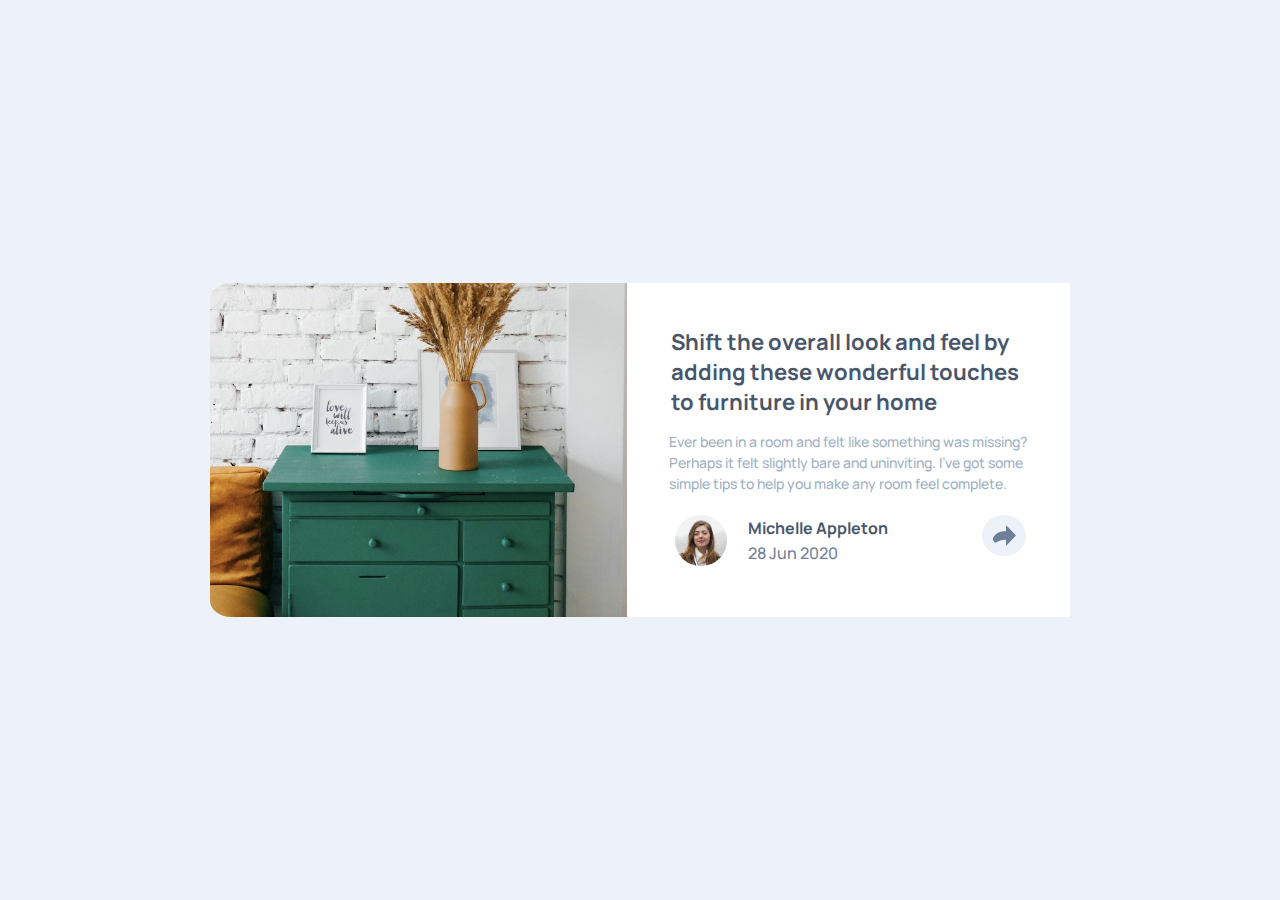
<file: article-preview-component/index.html>
<!DOCTYPE html>
<html lang="en">

<head>
  <meta charset="UTF-8">
  <meta name="viewport" content="width=device-width, initial-scale=1.0"> <!-- displays site properly based on user's device -->

  <link rel="icon" type="image/png" sizes="32x32" href="./images/favicon-32x32.png">
  <link rel="stylesheet" href="style.css">
  <title>Frontend Mentor | Article preview component</title>
  <style>
    @import url('https://fonts.googleapis.com/css2?family=Manrope:wght@200..800&display=swap');
  </style>

</head>

<body>

  <div class="container">
    <div class="pic">
      <div class="img">
        <img src="images/drawers.jpg" alt="">
      </div>
    </div>
    <div class="main">

      <h1>
        Shift the overall look and feel by adding these wonderful
        touches to furniture in your home
      </h1>
      <p>
        Ever been in a room and felt like something was missing? Perhaps
        it felt slightly bare and uninviting. I’ve got some simple tips
        to help you make any room feel complete.
      </p>
      <div class="author">
        <div class="item">
          <div class="pic">
            <img src="images/avatar-michelle.jpg" alt="">
          </div>
          <div class="txt">
            <p>Michelle Appleton</p>
            <span>28 Jun 2020</span>
          </div>
          <div class="pic share">
            <img src="images/icon-share.svg" alt="">
          </div>
        </div>
        <div class="icons">

          <div class="icon">
            <div class="txt">SHARE</div>
            <img src="images/icon-facebook.svg" alt="">
            <img src="images/icon-pinterest.svg" alt="">
            <img src="images/icon-twitter.svg" alt="">
          </div>
          <div class="btn"><img src="images/icon-share.svg" alt=""></div>
        </div>
      </div>
      <script>
        let author = document.querySelector(".item");
        let icons = document.querySelector(".icons");
        let share = document.querySelector(".share");
      

        if (window.innerWidth < 992) {
          icons.style.display = "none";
          author.addEventListener("click", toggleAuthorIcons);
          icons.addEventListener("click", toggleAuthorIcons);
          console.log("mobile");
          
        }
        if (window.innerWidth > 993) {
          author.addEventListener("click", toggleAuthorIcons_desktop);
          icons.style.display = "none";
          console.log("desktop");
          
        }

        function toggleAuthorIcons() {
          if (icons.style.display == "none") {
            icons.style.display = "flex";
            author.style.display = "none";
          } else {
            icons.style.display = "none";
            author.style.display = "flex";
          }
        }
        function toggleAuthorIcons_desktop() {

          if (icons.style.display == "none") {
            icons.style.display = "flex";
          } else {
            icons.style.display = "none";
          }

        }
      </script>

    </div>
  </div>


</body>

</html>
</file>
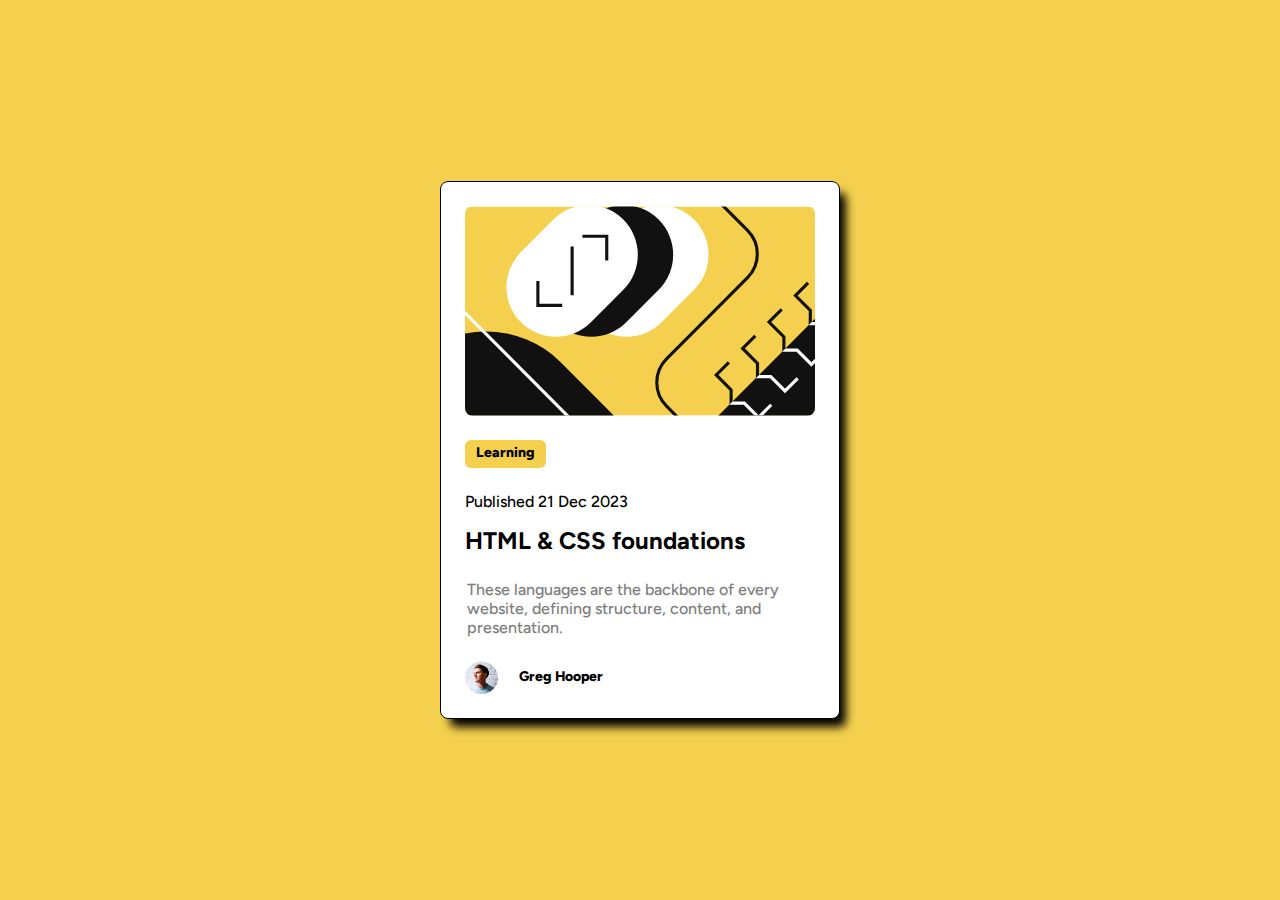
<file: blog-preview-card/index.html>
<!DOCTYPE html>
<html lang="en">

<head>
  <meta charset="UTF-8">
  <meta name="viewport" content="width=device-width, initial-scale=1.0"> <!-- displays site properly based on user's device -->

  <link rel="icon" type="image/png" sizes="32x32" href="./assets/images/favicon-32x32.png">
  <link rel="stylesheet" href="style.css">
  <title>Frontend Mentor | Blog preview card</title>

  <!-- Feel free to remove these styles or customise in your own stylesheet 👍 -->
  <style>
    @import url('https://fonts.googleapis.com/css2?family=Figtree:ital,wght@0,300..900;1,300..900&display=swap');
  </style>
</head>

<body>
  <div class="container">
    <img src="./assets/images/illustration-article.svg" alt="">
    <span class="Learning">Learning</span>
    <span class="Published">Published 21 Dec 2023</span>
    <h1>HTML & CSS foundations</h1>
    <p>
      These languages are the backbone of every website, defining structure, content, and presentation.
    </p>

    <div class="author">
      <div class="pic">
        <img src="./assets/images/image-avatar.webp" alt="">
      </div>
      <div class="txt">
        <span>Greg Hooper</span>
      </div>
    </div>
    <div class="attribution">
      Challenge by <a href="https://www.frontendmentor.io?ref=challenge" target="_blank">Frontend Mentor</a>.
      Coded by <a href="#">Your Name Here</a>.
    </div>
  </div>


</body>

</html>
</file>
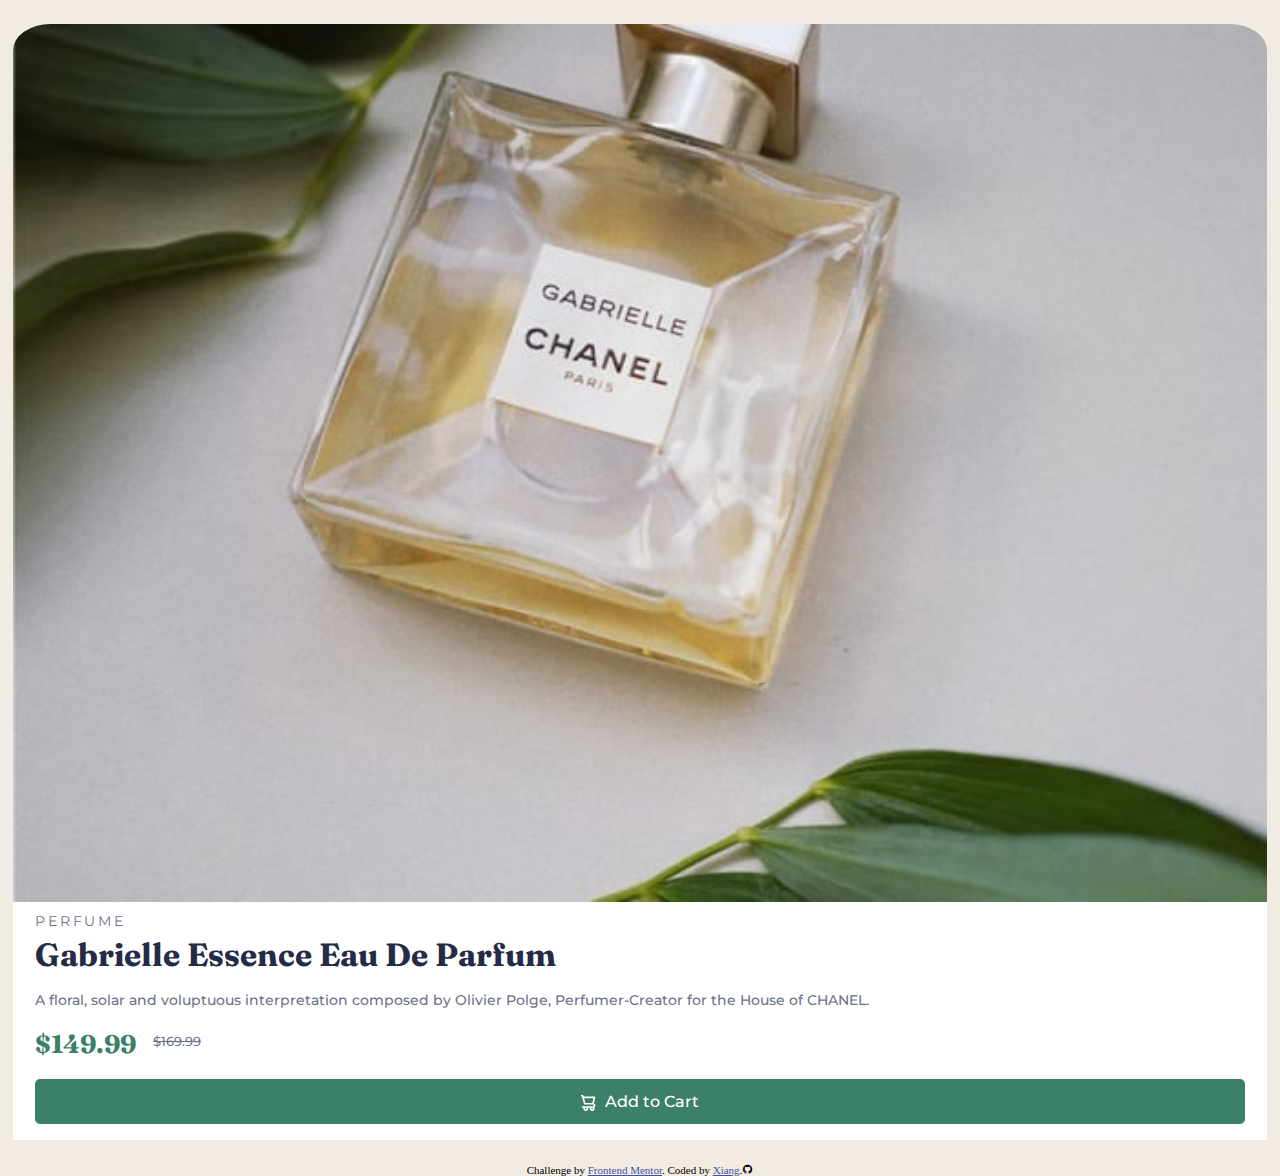
<file: product-preview-card/index.html>
<!DOCTYPE html>
<html lang="en">

<head>
  <meta charset="UTF-8">
  <meta name="viewport" content="width=device-width, initial-scale=1.0">
  <!-- displays site properly based on user's device -->
  <!-- Author Xiang -->
  <link rel="icon" type="image/png" sizes="32x32" href="./images/favicon-32x32.png">
  <link rel="stylesheet" href="css/style.css">
  <title>Frontend Mentor | Product preview card component</title>
  <link href='https://unpkg.com/boxicons@2.1.4/css/boxicons.min.css' rel='stylesheet'>
  <style>
    @import url('https://fonts.googleapis.com/css2?family=Montserrat:ital,wght@0,100..900;1,100..900&display=swap');
    @import url('https://fonts.googleapis.com/css2?family=Fraunces:ital,opsz,wght@0,9..144,100..900;1,9..144,100..900&display=swap');
  </style>

</head>

<body>

  <div class="container">

    <section>
      <div class="item-pic">
        <picture>
          <source srcset="images/image-product-desktop.jpg" media="(min-width: 1440px)">
          <img src="images/image-product-mobile.jpg" alt="Perfume">
        </picture>
      </div>
      <div class="item">
        <div class="item-txt">
          <span class="Perfume">PERFUME</span>
          <h2>Gabrielle Essence Eau De Parfum</h2>
          <p>
            A floral, solar and voluptuous interpretation composed by Olivier Polge,
            Perfumer-Creator for the House of CHANEL.
          </p>
        </div>
        <div class="price-item">
          <span class="after-discount">$149.99</span>
          <span class="before-discount">$169.99</span>
        </div>
        <a href="#" class="cart"><svg width="15" height="16" xmlns="http://www.w3.org/2000/svg"><path d="M14.383 10.388a2.397 2.397 0 0 0-1.518-2.222l1.494-5.593a.8.8 0 0 0-.144-.695.8.8 0 0 0-.631-.28H2.637L2.373.591A.8.8 0 0 0 1.598 0H0v1.598h.983l1.982 7.4a.8.8 0 0 0 .799.59h8.222a.8.8 0 0 1 0 1.599H1.598a.8.8 0 1 0 0 1.598h.943a2.397 2.397 0 1 0 4.507 0h1.885a2.397 2.397 0 1 0 4.331-.376 2.397 2.397 0 0 0 1.12-2.021ZM11.26 7.99H4.395L3.068 3.196h9.477L11.26 7.991Zm-6.465 6.392a.8.8 0 1 1 0-1.598.8.8 0 0 1 0 1.598Zm6.393 0a.8.8 0 1 1 0-1.598.8.8 0 0 1 0 1.598Z" fill="#FFF"/></svg>Add to Cart</a>
      </div>
    </section>
  </div>

  <div class="attribution">
    Challenge by <a href="https://www.frontendmentor.io?ref=challenge" target="_blank">Frontend Mentor</a>.
    Coded by <a href="https://github.com/Xiang511">Xiang</a>.<i class='bx bxl-github'></i>
  </div>
</body>

</html>
</file>
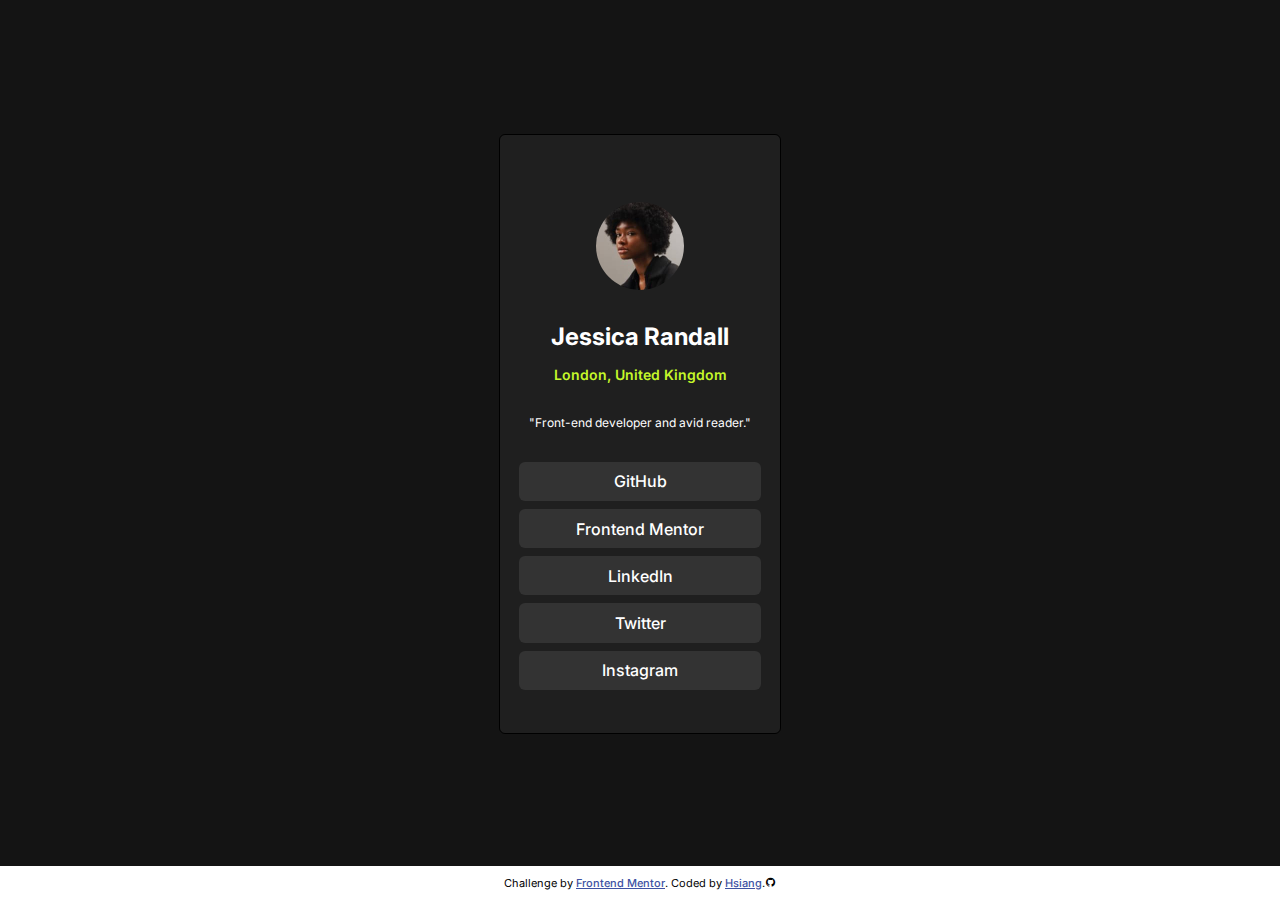
<file: social-links-profile/index.html>
<!DOCTYPE html>
<html lang="en">
<head>
  <meta charset="UTF-8">
  <meta name="viewport" content="width=device-width, initial-scale=1.0"> <!-- displays site properly based on user's device -->

  <link rel="icon" type="image/png" sizes="32x32" href="./assets/images/favicon-32x32.png">
  <link rel="stylesheet" href="css/style.css">
  <link href='https://unpkg.com/boxicons@2.1.4/css/boxicons.min.css' rel='stylesheet'>
  <title>Frontend Mentor | Social links profile</title>
  <style>
    @import url('https://fonts.googleapis.com/css2?family=Inter:ital,opsz,wght@0,14..32,100..900;1,14..32,100..900&display=swap');
    </style>
</head>
<body>
<div class="container">
    <div class="pic">
      <img src="assets/images/avatar-jessica.jpeg" alt="">
    </div>
    <h2>Jessica Randall</h2>
    <p>London, United Kingdom</p>
    <span>"Front-end developer and avid reader."</span>
  
    <div class="link">
      <a href="#">GitHub</a>
      <a href="#">Frontend Mentor</a>
      <a href="#">LinkedIn</a>
      <a href="#">Twitter</a>
      <a href="#">Instagram</a>
    </div>
</div>
  
  <div class="attribution">
    Challenge by <a href="https://www.frontendmentor.io?ref=challenge" target="_blank">Frontend Mentor</a>. 
    Coded by <a href="https://github.com/Xiang511">Hsiang</a>.<i class='bx bxl-github'></i>
  </div>
</body>
</html>
</file>
<file: article-preview-component/style.css>
.attribution {
    font-size: 11px;
    text-align: center;
}

.attribution a {
    color: hsl(228, 45%, 44%);
}

* {
    margin: 0;
    padding: 0;
    box-sizing: border-box;
    font-family: 'Manrope';
}

body {
    height: 100vh;
    display: flex;
    justify-content: center;
    align-items: center;
    background-color: hsl(210, 46%, 95%);
}

img {
    width: 100%;
    vertical-align: middle;
}

.container {
    padding: 20px;
    /* height: 500px; */


}

.main {
    background-color: #fff;
    margin-top: -10px;

}

.container img {
    width: 100%;
    border-top-left-radius: 5%;
    border-top-right-radius: 5%;

}

.main h1 {
    font-weight: 700;
    font-size: 18px;
    color: hsl(217, 19%, 35%);
    padding: 1em 1.5em 0 1.4em;
}

.main>p {
    font-weight: 500;
    font-size: 14px;
    color: hsl(212, 23%, 69%);
    padding: 1em 2.2em 1.5em 2em;
    text-align: left;
    line-height: 1.5em;

}



.author {
    display: flex;
    justify-content: space-around;
    align-items: center;
    background-color: #fff;
    width: 100%;
    margin: auto;
    padding-bottom: 1em;
    padding-right: 2em;
    padding-left: 2em;
}

.author .item {
    display: flex;
    justify-content: flex-start;
}

.author .item .pic {
    width: 25%;
    margin-left: auto;
}

.author .item .txt {
    width: 70%;
    display: flex;
    flex-direction: column;
    align-items: start;
    justify-content: space-between;
}

.author img {
    width: 70%;
    border-radius: 50%;
}

.author .txt p {
    color: hsl(217, 19%, 35%);
    font-weight: 700;
    display: inline-block;
}

.author .txt span {
    color: hsl(214, 17%, 51%);
    font-size: 16px;
    font-weight: 500;
}

.share {
    text-align: right;
}

.share img {
    width: 60%;
    background: hsl(210, 46%, 95%);
    border-radius: 50%;
    padding: 10px;

}




.icons {
    display: flex;
    justify-content: space-around;
    align-items: center;
    background-color: hsl(217, 19%, 35%);
    width: 100%;
    margin: auto;
    padding-top: 1em;
    padding-bottom: 1em;
    border-bottom-left-radius: 10px;
    border-bottom-right-radius: 10px;
    display: none;
}

.icons .txt {
    color: hsl(212, 23%, 69%);
}

.icon {
    display: flex;
    gap: 20px;
}

.icon img {
    width: 50%;
}

.btn {
    position: relative;
}

.btn img {
    width: 100%;
    color: #fff;
}

@media screen and (min-width:992px) {
    .container {
        display: flex;
        /* width: 40%; */
        max-width: 900px;
        margin: auto;
    }

    .container .pic {
        width: 50%;
    }

    .container img {
        border-top-left-radius: 5%;
        border-bottom-left-radius: 5%;
        border-top-right-radius: 0;
    }

    .main {
        margin-top: 0;
        width: 53%;
    }

    .main h1 {
        font-size: 22px;
        padding: 2em 1.5em 0 2em;
    }

    .main>p {
        font-size: 14px;
        padding: 1em 2.2em 1.5em 3em;
    }

    .author {
        padding-right: 0em;
        padding-left: 0em;
        justify-content: space-between;
        margin: auto;
        position: relative;
    }

    .author .item {
        margin-left: 3em;
    }

    .author img {
        border-radius: 50%;

    }

    .author .item .txt {
        justify-content: space-around;
    }

    .icons {
        position: absolute;
        top: -100%;
        left: 55%;
        width: 62%;
        display: none;
        
    }

    .btn {
        display: none;
    }

    
    .icon::after {
        content: "";
        position: absolute;
        top: 100%;
        left: 50%;
        width: 0;
        height: 0;
        border-top: 10px solid hsl(217, 19%, 35%);
        border-right: 10px solid transparent;   
        border-left: 10px solid transparent;
        z-index: 1;
        background-color: #FFF;
    }
    .icons{
        border-top-left-radius: 10px;
        border-top-right-radius: 10px;
        border-bottom-left-radius: 10px;
        border-bottom-right-radius: 10px;
    }

}
</file>
<file: blog-preview-card/style.css>
.attribution {
    font-size: 11px;
    text-align: center;
    display: none
}

.attribution a {
    color: hsl(228, 45%, 44%);
    display: none
}

* {
    margin: 0;
    padding: 0;
    box-sizing: border-box;
    font-family: 'Figtree';
}

img {
    width: 100%;
    border-radius: 8px;
}

body {
    height: 100vh;
    background-color: #F4D04E;
    /* border-radius: 0.374rem; */
    display: flex;
    justify-content: center;
    align-items: center;
    padding: 23px;
}

.container {
    display: flex;
    justify-content: center;
    align-items: start;
    flex-direction: column;
    border: 1px solid black;
    max-width: 400px;
    border-radius: 8px;
    padding: 24px;
    background: #FFF;
    box-shadow: 8px 10px 10px -2px rgba(0, 0, 0, 1);
}

.Learning {
    font-size: 14px;
    line-height: 1.2em;
    letter-spacing: 0px;
    padding: .4em .8em;
    background-color: #F4D04E;
    border-radius: 0.375rem;
    margin: 24px 0 24px 0;
    font-weight: 800;
}

.Published {
    font-size: 16px;
    line-height: 1.2em;
    letter-spacing: 0px;
    margin-bottom: 1em;
    font-weight: 500;
}

h1 {
    font-size: 24px;
    line-height: 1.2em;
    letter-spacing: 0px;
    margin-bottom: 24px;
}

p {
    font-weight: 500;
    color: #7e7e7e;
    width: 99%;
    margin: auto auto 24px auto;
}

.author {
    font-size: 14px;
    line-height: 1.2em;
    letter-spacing: 0px;
    display: flex;
    align-items: center;
    justify-content: start;
}

.author .pic img {
    width: 60%;
    vertical-align: middle;
}

.author .txt {
    font-weight: 800;
    padding-right: 3em;
    width: 80%;
}
</file>
<file: product-preview-card/css/style.css>
.attribution {
    font-size: 11px;
    text-align: center;
}

.attribution a {
    color: hsl(228, 45%, 44%);
}


body {
    /* background: hsl(158, 36%, 37%); */
    background: hsl(30, 38%, 92%);
   
}

* {
    margin: 0;
    padding: 0;
    box-sizing: border-box;
    /* border: 1px solid black; */
}

img {
    width: 100%;
    border-top-left-radius: 3%;
    border-top-right-radius: 3%;
    object-fit: cover;
}

.img-pic {
    background-color: hsl(0, 0%, 100%);

}

.container {
    padding: 1.5em .8em;
}

.item {
    padding: 1em 1.4em;
    background-color: hsl(0, 0%, 100%);
    margin-top: -10px;
}

.Perfume {
    font-family: 'Montserrat';
    font-size: 14px;
    font-weight: 5 00;
    display: inline-block;
    color: hsl(228, 12%, 48%);
    margin-bottom: .4em;
    letter-spacing: .2em;
}

h2 {
    font-family: 'Fraunces';
    font-weight: 700;
    font-size: 2em;
    color: hsl(229, 31%, 21%);

    margin-bottom: 0.5em;
}

p {
    font-family: 'Montserrat';
    font-size: .9em;
    font-weight: 500;
    color: hsl(228, 12%, 48%);
    line-height: 1.4em;
    margin-bottom: 1.2em;
}

.after-discount {
    color: hsl(158, 36%, 37%);
    font-weight: 700;
    font-family: 'Fraunces';
    font-size: 1.6em;
}

.before-discount {
    color: hsl(228, 12%, 48%);
    text-decoration: line-through;
    font-weight: 500;
    font-family: 'Montserrat';
    font-size: 0.8em;
    vertical-align: super;
    margin-left: 1em;

}

.price-item {
    margin-bottom: 1.2em;
}

svg {
    margin-right: 0.6em;
    vertical-align: bottom;
}

.cart {
    display: block;
    text-align: center;
    padding: .8em 2em;
    background: hsl(158, 36%, 37%);
    color: hsl(0, 0%, 100%);
    border-radius: 5px;
    text-decoration: none;
    font-family: 'Montserrat';
    font-weight: 500;
}

.cart:hover {
    background: hsl(212, 21%, 14%);
    transition: .3s;
}

@media screen and (min-width:1440px) {
    body{
        height: 100vh;
        display: flex;
        justify-content: center;
        flex-direction: column;
        align-items: center;
    }
    .container {
        display: flex;
        max-width: 1200px;
        align-items: center;
        justify-content: center;
        margin: auto;
    }

    .item-pic {
        width: 50%;

    }

    .item-pic picture {
        display: flex;
        justify-content: end;
    }

    .item {
        width: 24%;
        margin-top: 0;
        border-top-right-radius: 3%;
        border-bottom-right-radius: 3%;
    }

    img {
        width: 44%;
        border-top-right-radius: 0;
        border-top-left-radius: 3%;
        border-bottom-left-radius: 3%;
    }

    section {
        display: flex;
        justify-content: start;
    }
    p{
        line-height: 1.6em;
    }
    h2 {
        line-height: 1em;
    }
    .Perfume{
        font-size: 11px;
        margin-bottom: 1.2em;
    }
    .attribution {
        font-size: 1em;
        text-align: center;
    }
    
    .attribution a {
        color: hsl(228, 45%, 44%);
    }
}
</file>
<file: social-links-profile/css/style.css>
.attribution {
    font-size: 11px;
    text-align: center;
    display: block;
    position: fixed;
    bottom: 0;
    background: #FFF;
    width: 100%;
    padding: 10px;
}

.attribution a {
    color: hsl(228, 45%, 44%);
    display: inline;
    text-decoration: underline;;
    padding:0;
    background: none;
    margin-bottom: 0;
    border-radius: 0;
    font-weight: 500;
    font-size: 1em;
}

* {
    margin: 0;
    padding: 0;
    box-sizing: border-box;
    font-family: 'Inter';
}

body {
    height: 100vh;
    display: flex;
    flex-direction: column;
    justify-content: center;
    align-items: center;
    background: hsl(0, 0%, 8%);

}

img {
    width: 50%;
    border-radius: 50%;
    margin: auto;
    display: flex;
    justify-content: center;
    align-items: end;
}

.pic {
    margin-top: 2em;
}

h2 {
    color: hsl(0, 0%, 100%);
    font-weight: 700;
}

.container {
    height: 600px;
    max-width: 500px;
    border: 1px solid black;
    padding: 1.2em;
    display: flex;
    flex-direction: column;
    justify-content: space-around;
    align-items: center;
    background: hsl(0, 0%, 12%);
    border-radius: 0.375rem;
    margin: -2em 0 0 0;
}

P {
    color: hsl(75, 94%, 57%);
    margin-top: -1.2em;
    font-size: 14px;
    font-weight: 600;
}

span {
    color: hsl(0, 0%, 100%);
    font-size: 12px;
    padding: 0 10px;
    font-weight: 400;
}

.link {
    width: 100%;
}

a {
    text-decoration: none;
    color: #fff;
    padding: .6em 1.2em;
    background: hsl(0, 0%, 20%);
    display: block;
    width: 100%;
    text-align: center;
    margin-bottom: 0.5em;
    border-radius: 0.375rem;
    font-weight: 500;
}
a:hover {
    background: yellow;
    color:black
}
</file>
